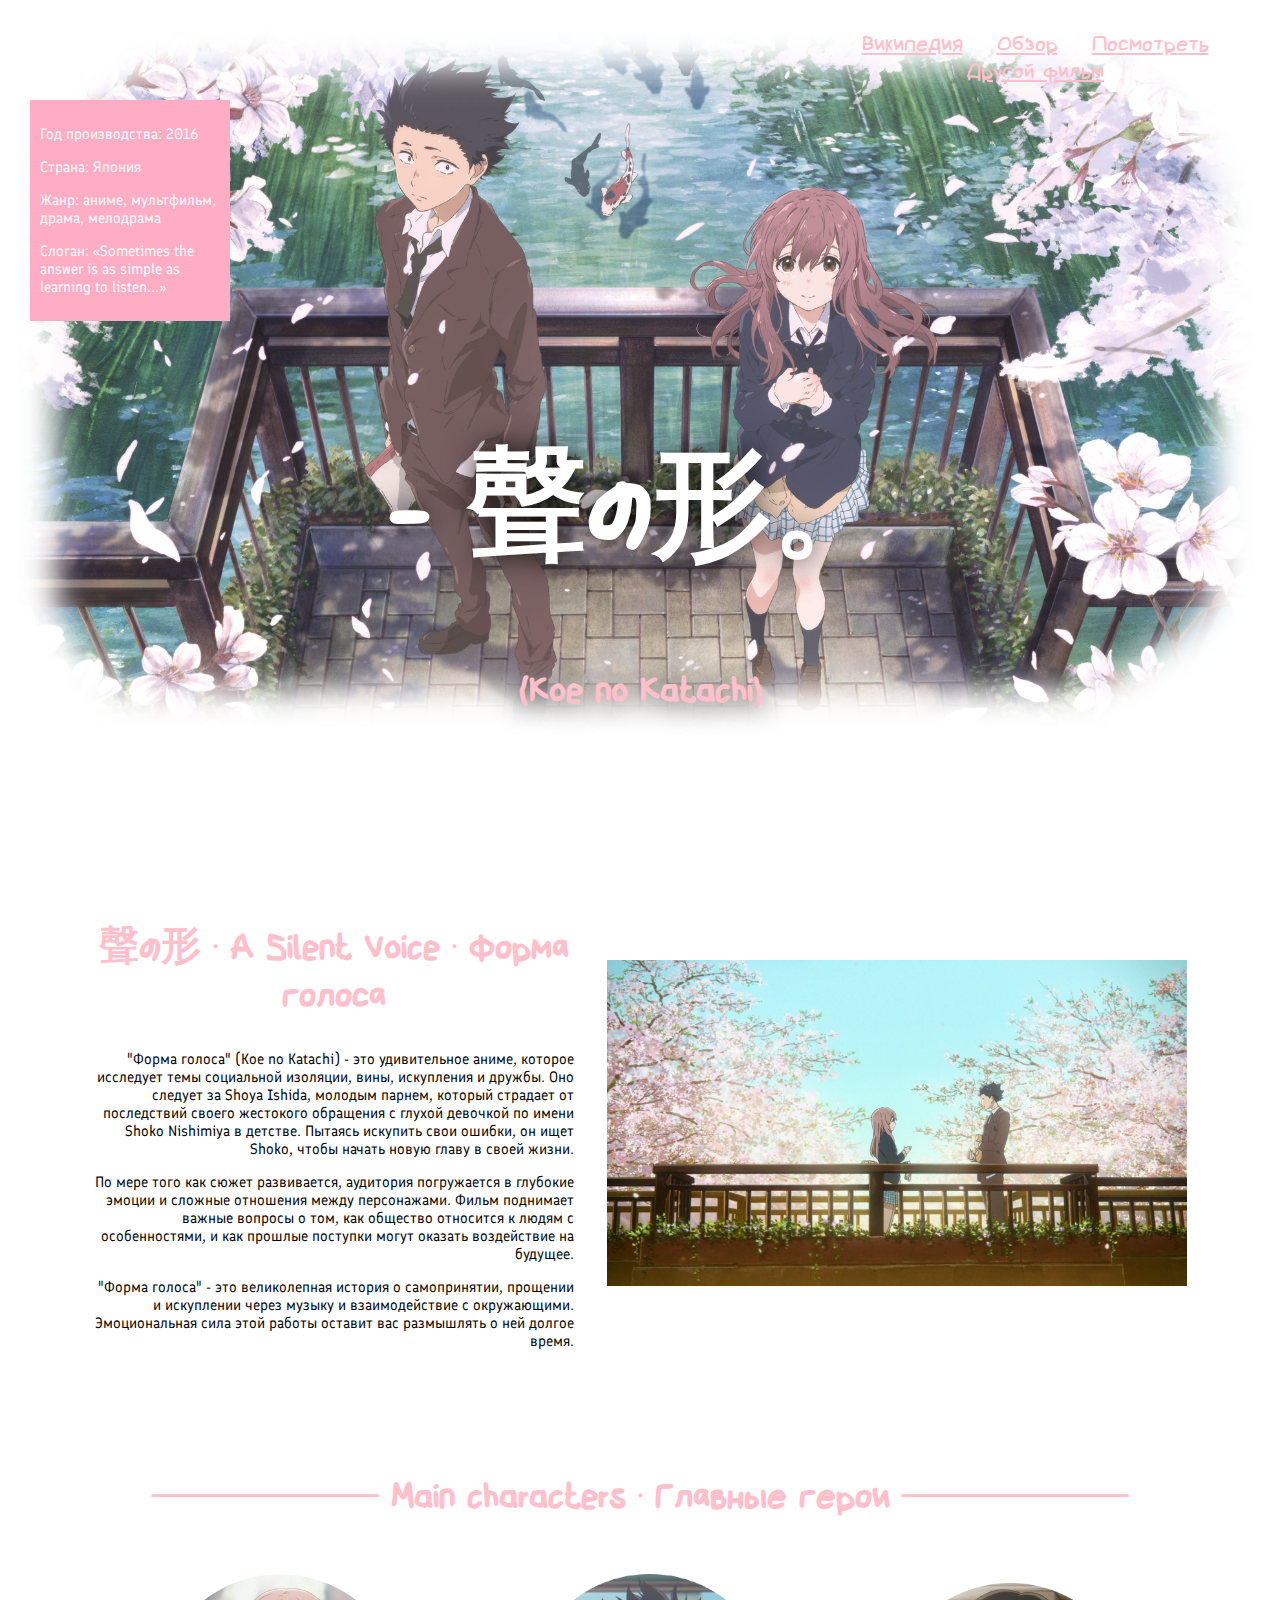
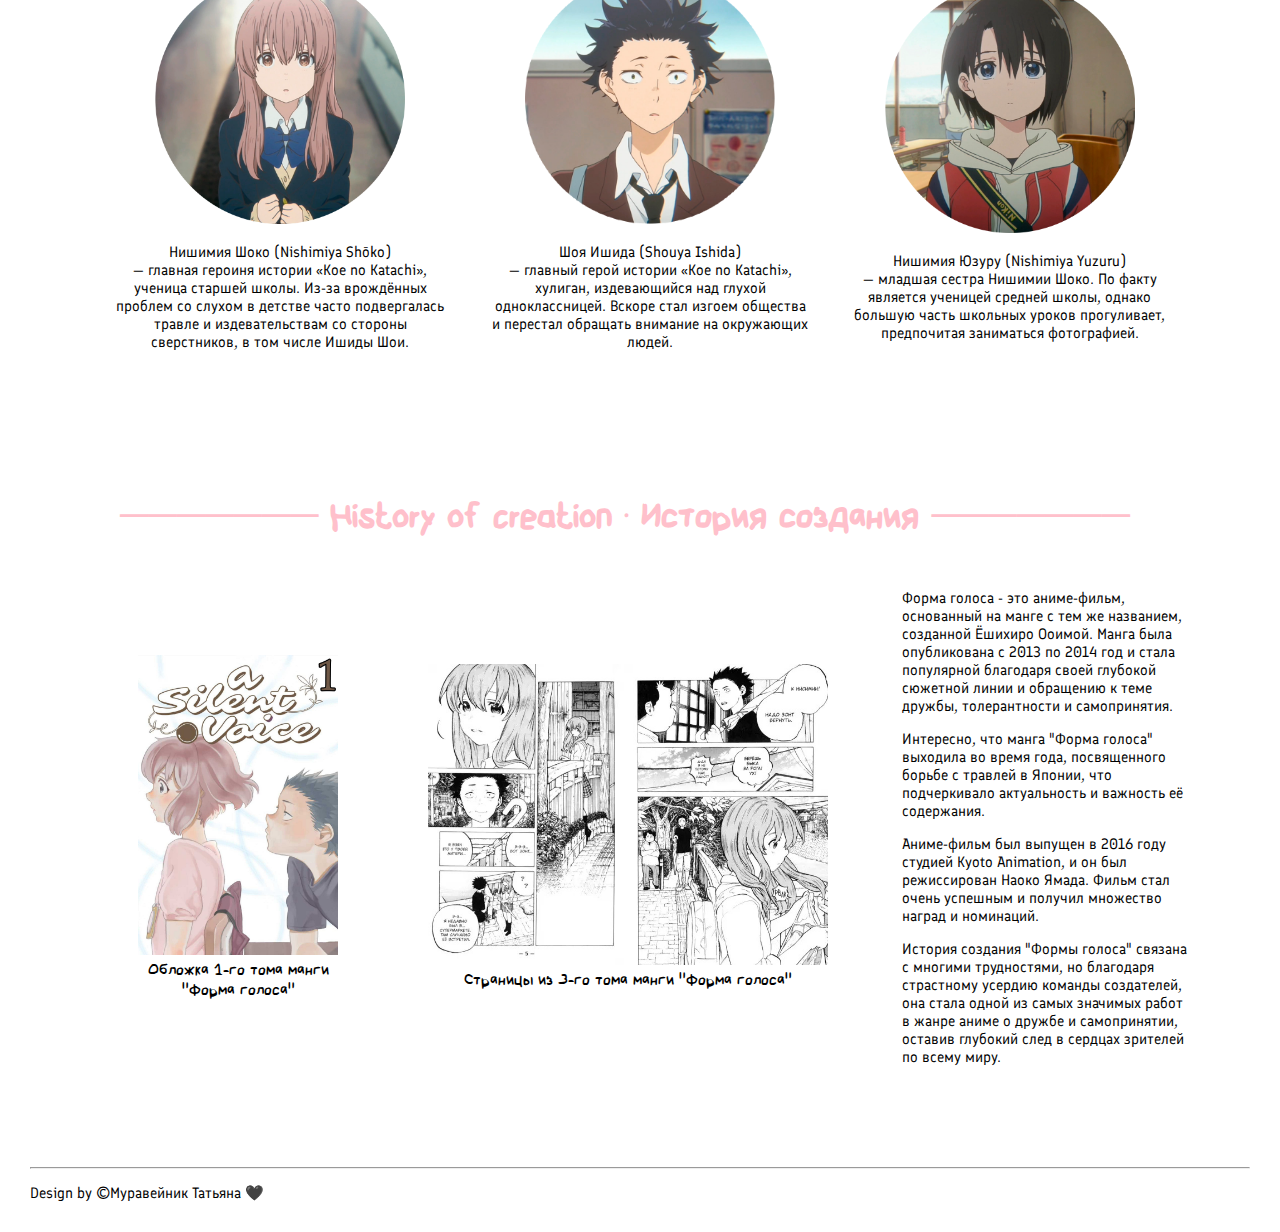
<file: index.html>
<!doctype html>
<html>
	
<head>
	<meta charset="UTF-8">
	<title>Форма голоса</title>
	<link rel="stylesheet" href="style.css" type="text/css"/>
<!--	<link rel="stylesheet" href="reset.css">-->
<!--	<link rel="stylesheet" href="normalize.css">-->
</head>

<body>
	<header>
		<nav>
			<ul>
				<li><a href="https://ru.wikipedia.org/wiki/%D0%A4%D0%BE%D1%80%D0%BC%D0%B0_%D0%B3%D0%BE%D0%BB%D0%BE%D1%81%D0%B0">Википедия</a></li>
				<li><a href="https://www.ixbt.com/live/movie/to-chto-ne-peredat-slovami-obzor-anime-forma-golosa.html">Обзор</a></li>
				<li><a href="https://animego.online/407-forma-golosa-v25-e1.html">Посмотреть</a></li>
				<li><a href="site_2.html">Другой фильм</a></li>
			</ul>
    	</nav>
		<aside>
			<p>Год производства: 2016<br></p>
			<p>Страна: Япония<br></p>
			<p>Жанр: аниме, мультфильм, драма, мелодрама<br></p>
			<p>Слоган: «Sometimes the answer is as simple as learning to listen...»</p>
		</aside>
		<section class="jpn">
			<h1>- 聲の形。</h1>
			<h2>(Koe no Katachi)</h2>
		</section>
	</header>
	
	<main>
		<section>
			<table>
			 	<tr>
					<td id="sec1">
						<h2>聲の形 · A Silent Voice · Форма голоса</h2>
						<article><p>"Форма голоса" (Koe no Katachi) - это удивительное аниме, которое исследует темы социальной изоляции, вины, искупления и дружбы. Оно следует за Shoya Ishida, молодым парнем, который страдает от последствий своего жестокого обращения с глухой девочкой по имени Shoko Nishimiya в детстве. Пытаясь искупить свои ошибки, он ищет Shoko, чтобы начать новую главу в своей жизни.</p>
						<p>По мере того как сюжет развивается, аудитория погружается в глубокие эмоции и сложные отношения между персонажами. Фильм поднимает важные вопросы о том, как общество относится к людям с особенностями, и как прошлые поступки могут оказать воздействие на будущее.</p>
						<p>"Форма голоса" - это великолепная история о самопринятии, прощении и искуплении через музыку и взаимодействие с окружающими. Эмоциональная сила этой работы оставит вас размышлять о ней долгое время.</p></article>
					</td>
					<td>
						<img src="resources/pic1.jpeg" alt="Рис. 1" width="580">
					</td>
				</tr>
			</table>
		</section>
		
		<section>
			<h2>──────── Main characters · Главные герои ────────</h2>
			<table>
			 	<tr>
					<td class="gg">
						<a href="https://koenokatachi.fandom.com/ru/wiki/%D0%9D%D0%B8%D1%88%D0%B8%D0%BC%D0%B8%D1%8F_%D0%A8%D0%BE%D0%BA%D0%BE"><img src="resources/Nishimiya1.png" alt="Рис. 2" width="250"></a>
						<article><p>Нишимия Шоко (Nishimiya Shōko) <br>— главная героиня истории «Koe no Katachi», ученица старшей школы. Из-за врождённых проблем со слухом в детстве часто подвергалась травле и издевательствам со стороны сверстников, в том числе Ишиды Шои.</p></article>
					</td>
					<td class="gg">
						<a href="https://koenokatachi.fandom.com/ru/wiki/%D0%A8%D0%BE%D1%8F_%D0%98%D1%88%D0%B8%D0%B4%D0%B0"><img src="resources/Ishida1.png" alt="Рис. 3" width="250"></a>
						<article><p>Шоя Ишида (Shouya Ishida) <br>— главный герой истории «Koe no Katachi», хулиган, издевающийся над глухой одноклассницей. Вскоре стал изгоем общества и перестал обращать внимание на окружающих людей. </p></article>
					</td>
					<td class="gg">
						<a href="https://koenokatachi.fandom.com/ru/wiki/%D0%9D%D0%B8%D1%88%D0%B8%D0%BC%D0%B8%D1%8F_%D0%AE%D0%B7%D1%83%D1%80%D1%83"><img src="resources/Yuzuru1.png" alt="Рис. 4" width="250"></a>
						<article><p>Нишимия Юзуру (Nishimiya Yuzuru) <br>— младшая сестра Нишимии Шоко. По факту является ученицей средней школы, однако большую часть школьных уроков прогуливает, предпочитая заниматься фотографией.</p></article>
					</td>
				</tr>
			</table>
		</section>
		
		<section>
			<h2 class="sec2">─────── History of creation · История создания ───────</h2>
			<table>
			 	<tr>
					<td>
						<figure>
							<img src="resources/cover.jpeg" alt="Рис. 4" width="200">
							<figcaption>Обложка 1-го тома манги "Форма голоса"</figcaption>
						</figure>
					</td>
					<td>
						<figure>
							<img src="resources/manga.jpg" alt="Рис. 5" width="400">
							<figcaption>Страницы из 3-го тома манги "Форма голоса"</figcaption>
						</figure>
					</td>
					<td>
						<article class="sec2"><p> Форма голоса - это аниме-фильм, основанный на манге с тем же названием, созданной Ёшихиро Ооимой. Манга была опубликована с 2013 по 2014 год и стала популярной благодаря своей глубокой сюжетной линии и обращению к теме дружбы, толерантности и самопринятия.</p>
						<p>Интересно, что манга "Форма голоса" выходила во время года, посвященного борьбе с травлей в Японии, что подчеркивало актуальность и важность её содержания.</p>
						<p>Аниме-фильм был выпущен в 2016 году студией Kyoto Animation, и он был режиссирован Наоко Ямада. Фильм стал очень успешным и получил множество наград и номинаций.</p>
						<p>История создания "Формы голоса" связана с многими трудностями, но благодаря страстному усердию команды создателей, она стала одной из самых значимых работ в жанре аниме о дружбе и самопринятии, оставив глубокий след в сердцах зрителей по всему миру.</p>
						</article>
					</td>
				</tr>
			</table>
		</section>
	</main>
	
	<footer>
		<hr> 
        <p>Design by &copy;Муравейник Татьяна &#x1f5a4;</p>
    </footer>
</body>

</html>
</file>
<file: style.css>
/* CSS Document */

@font-face {
	font-family: Bryndan Handwriting; 
	src: url("fonts/BryndanHandwritingBook.ttf");
}
@font-face {
	font-family: Finlandica; 
	src: url("fonts/Finlandica-Regular.ttf");
}
body {
	background: url("resources/background.png");
	background-size: contain;
	background-repeat: no-repeat;
	background-position: center top; 
	background-attachment: scroll;
	margin: 30px;
}
header {
	padding-top: 0px;
	padding-bottom: 40px;
	text-align: center;
	font-family: Georgia, serif;
}
aside {
	text-align: left;
	background: #FFADC5;
	padding: 10px;
	color: white;
	font-family: 'Bryndan Handwriting', 'Regular';
	width: 180px;
/*	height: 274px;*/
	float: left;
}
nav ul {
	margin-left: 750px;
}
nav li {
	font-family: 'Bryndan Handwriting', 'Regular';
	font-size: 25px;
	display: inline;
	margin: 15px;
}
A {
	color: pink;
}
A:visited {
	color: #D8BFD8; /* Цвет посещенных ссылок */
}
A:active {
	color: deeppink; /* Цвет активных ссылок */
}
h1 {
	font-size: 120px;
}
h2 {
	font-family: 'Bryndan Handwriting', 'Regular';
	color: pink;
	font-size: 40px;
	text-align: center;
}
.jpn {
	padding-top: 200px;
	font-family: 'Bryndan Handwriting', 'Regular';
	color: white;
	text-shadow: black 0 0 30px;
}
section {
	padding-top: 10px;
	margin: 60px;
}
#sec1 {
	text-align: right;
	padding-right: 30px;
}
.sec2 {
	text-align: left;
	padding-left: 30px;
}
.gg {
	padding: 20px;
	text-align: center;
}
p {
	font-size: 15px;
	font-family: 'Finlandica', 'Regular';
}
figure {
	text-align: center;
	font-family: 'Bryndan Handwriting', 'Regular';
	color: black;
	font-size: 18px;
}
footer {
	padding-top: 15px;
}
</file>
